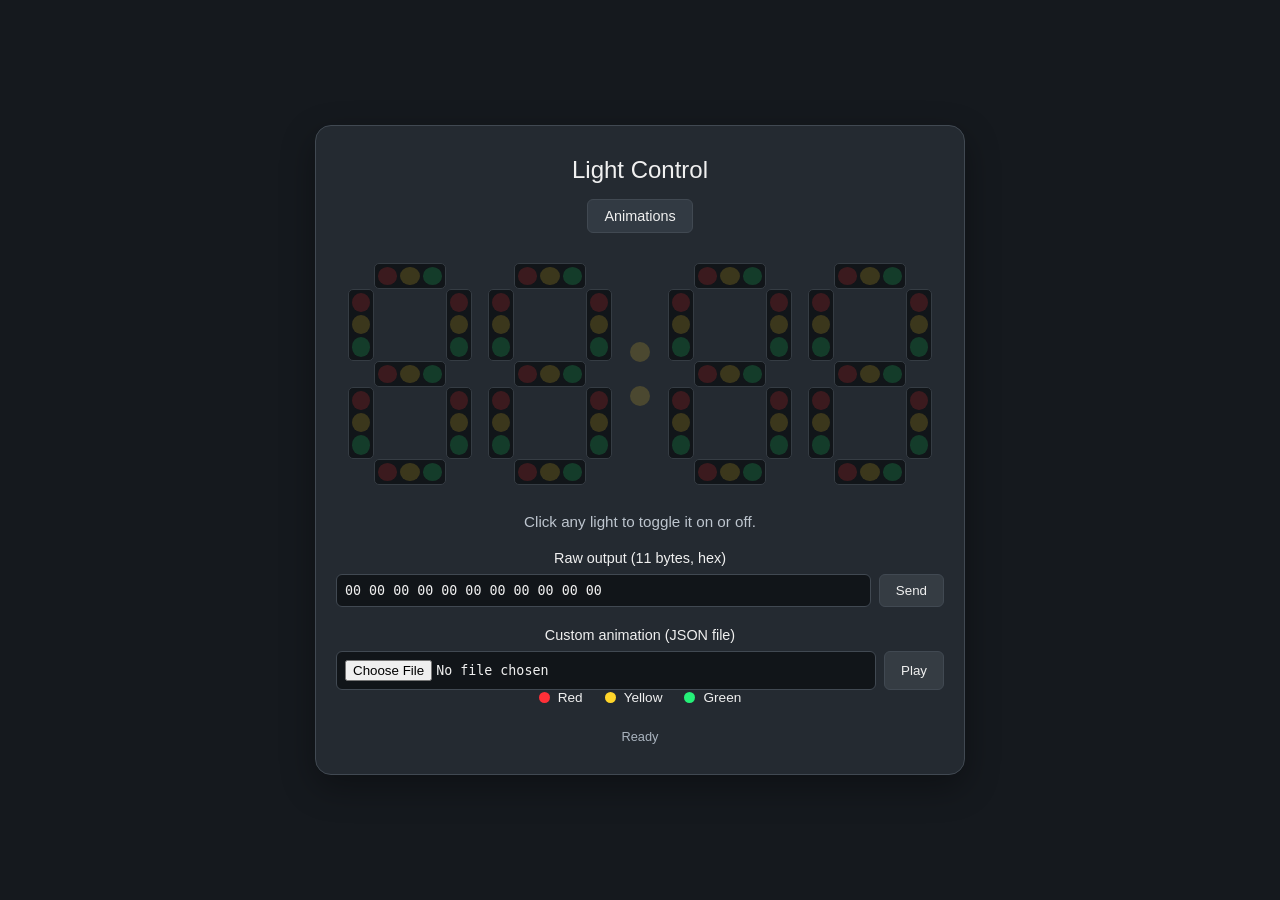
<file: firmware/httproot/index.html>
<!DOCTYPE html>
<html lang="en">
<head>
    <meta charset="UTF-8">
    <meta name="viewport" content="width=device-width, initial-scale=1.0">
    <title>Segment Light Control</title>
    <link rel="stylesheet" href="style.css">
    <script src="script.js" defer></script>
</head>
<body>
    <main class="panel">
        <h1>Light Control</h1>

        <nav>
            <a href="animations.html">Animations</a>
        </nav>

        <div class="clock" aria-label="Interactive light display">
            <div class="digit" data-digit="0"></div>
            <div class="digit" data-digit="1"></div>

            <div class="colon" aria-label="Colon lights">
                <button
                    type="button"
                    class="colon-dot light"
                    data-light-id="X0"
                    aria-label="Colon light X0"
                    aria-pressed="false"
                    title="X0"
                ></button>
                <button
                    type="button"
                    class="colon-dot light"
                    data-light-id="X1"
                    aria-label="Colon light X1"
                    aria-pressed="false"
                    title="X1"
                ></button>
            </div>

            <div class="digit" data-digit="2"></div>
            <div class="digit" data-digit="3"></div>
        </div>

        <p class="instructions">
            Click any light to toggle it on or off.
        </p>

        <form id="hex-form" class="hex-form" novalidate>
            <label for="hex-input">Raw output (11 bytes, hex)</label>
            <div class="hex-row">
                <input
                    id="hex-input"
                    type="text"
                    autocomplete="off"
                    spellcheck="false"
                    placeholder="00 00 00 00 00 00 00 00 00 00 00"
                >
                <button type="submit">Send</button>
            </div>
        </form>

        <form id="animation-form" class="hex-form" novalidate>
            <label for="animation-file">Custom animation (JSON file)</label>
            <div class="hex-row">
                <input
                    id="animation-file"
                    type="file"
                    accept=".json,application/json"
                >
                <button type="submit">Play</button>
            </div>
        </form>

        <div class="legend">
            <span><i class="legend-light red"></i> Red</span>
            <span><i class="legend-light yellow"></i> Yellow</span>
            <span><i class="legend-light green"></i> Green</span>
        </div>

        <p id="api-status" role="status">Ready</p>
    </main>
</body>
</html>
</file>
<file: firmware/httproot/style.css>
* {
    box-sizing: border-box;
}

body {
    margin: 0;
    min-height: 100vh;
    display: flex;
    align-items: center;
    justify-content: center;
    padding: 20px;
    background: #15191e;
    color: #f0f0f0;
    font-family: Arial, sans-serif;
}

.panel {
    width: 100%;
    max-width: 650px;
    padding: 30px 20px;
    text-align: center;
    background: #242a31;
    border: 1px solid #414952;
    border-radius: 16px;
    box-shadow: 0 12px 35px #0005;
}

h1 {
    margin: 0 0 15px;
    font-size: 1.5rem;
    font-weight: 500;
}

nav {
    display: flex;
    justify-content: center;
    gap: 10px;
    margin-bottom: 30px;
}

nav a {
    padding: 8px 16px;
    color: #f0f0f0;
    background: #323a43;
    border: 1px solid #414952;
    border-radius: 6px;
    font-size: 0.9rem;
    text-decoration: none;
}

nav a:hover {
    background: #3f4953;
}

.clock {
    display: flex;
    align-items: center;
    justify-content: center;
    gap: clamp(5px, 2vw, 16px);
}

.digit {
    position: relative;
    flex: 0 1 124px;
    width: 124px;
    height: 222px;
    aspect-ratio: 0.5585;
    max-width: 124px;
}

.segment {
    position: absolute;
    display: flex;
    align-items: center;
    justify-content: center;
    gap: 3px;
    padding: 3px;
    background: #111519;
    border: 1px solid #353c43;
    border-radius: 5px;
}

/* Segment sizes */

/* Horizontal segments: A, D, G */
.segment.a,
.segment.d,
.segment.g {
    width: 72px; /* 3+20+3+20+3+20+3 */
    height: 26px; /* 3+20+3 */
}

/* Vertical segments: B, C, E, F */
.segment.b,
.segment.c,
.segment.e,
.segment.f {
    width: 26px; /* 3+20+3+20+3+20+3 */
    height: 72px; /* 3+20+3 */
}

/* Segment positioning */

.segment.a { top: 0;     left: 26px; } /* 0,           26 */
.segment.b { top: 26px;  left: 98px; } /* 26,          72+26 */
.segment.c { top: 124px; left: 98px; } /* 26+72+26,    72+26 */
.segment.d { top: 196px; left: 26px; } /* 26+72+26+72, 26 */
.segment.e { top: 124px; left: 0px;  } /* 26+72+26,    0 */
.segment.f { top: 26px;  left: 0px;  } /* 26,          0 */
.segment.g { top: 98px;  left: 26px; } /* 26+72,       26 */

/* Vertical segments: B, C, E, F */
.segment.b,
.segment.c,
.segment.e,
.segment.f {
    flex-direction: column;
}

.light {
    appearance: none;
    -webkit-appearance: none;
    flex: 1 1 0;
    min-width: 0;
    min-height: 0;
    width: 100%;
    height: 100%;
    padding: 0;
    border: 0;
    border-radius: 50%;
    cursor: pointer;
    opacity: 0.18;
    transition: opacity 0.12s, box-shadow 0.12s;
}

.light.red {
    background: #ff3038;
    color: #ff3038;
}

.light.yellow {
    background: #ffd52a;
    color: #ffd52a;
}

.light.green {
    background: #25f078;
    color: #25f078;
}

.light.on {
    opacity: 1;
    box-shadow: 0 0 7px currentColor, 0 0 14px currentColor;
}

.light:focus-visible {
    outline: 2px solid white;
    outline-offset: 2px;
    z-index: 2;
}

/* Clickable colon lights */
.colon {
    display: flex;
    flex-direction: column;
    justify-content: center;
    align-items: center;
    gap: 24px;
    padding: 0 2px;
}

.colon-dot {
    flex: 0 0 auto;
    width: 20px;
    height: 20px;
    padding: 0;
    border: 0;
    border-radius: 50%;
    background: #ffd52a;
    color: #ffd52a;
    opacity: 0.18;
    cursor: pointer;
}

.colon-dot.on {
    opacity: 1;
    box-shadow: 0 0 7px currentColor, 0 0 14px currentColor;
}

.instructions {
    margin: 28px 0 18px;
    color: #bdc5ce;
    font-size: 0.95rem;
}

.legend {
    display: flex;
    justify-content: center;
    flex-wrap: wrap;
    gap: 22px;
    font-size: 0.85rem;
}

.legend span {
    display: flex;
    align-items: center;
    gap: 8px;
}

.legend-light {
    width: 11px;
    height: 11px;
    border-radius: 50%;
}

.legend-light.red { background: #ff3038; }
.legend-light.yellow { background: #ffd52a; }
.legend-light.green { background: #25f078; }

#api-status {
    min-height: 1.2em;
    margin: 24px 0 0;
    color: #aab4bf;
    font-size: 0.8rem;
}

@media (max-width: 420px) {
    .panel {
        padding: 24px 10px;
    }

    .clock {
        gap: 5px;
    }

    .digit {
        min-width: 0;
    }

    .segment {
        gap: 2px;
        padding: 2px;
    }

    .colon {
        gap: 18px;
    }
}
.hex-form {
    margin-top: 20px;
}

.hex-form label {
    display: block;
    margin-bottom: 8px;
    font-size: 0.9rem;
}

.hex-row {
    display: flex;
    gap: 8px;
}

.hex-row input {
    flex: 1;
    min-width: 0;
    padding: 8px;
    font-family: monospace;
    color: #f0f0f0;
    background: #111519;
    border: 1px solid #414952;
    border-radius: 6px;
}

.hex-row input.invalid {
    border-color: #e04848;
}

.hex-row button {
    padding: 8px 16px;
    color: #f0f0f0;
    background: #353c43;
    border: 1px solid #414952;
    border-radius: 6px;
    cursor: pointer;
}
</file>
